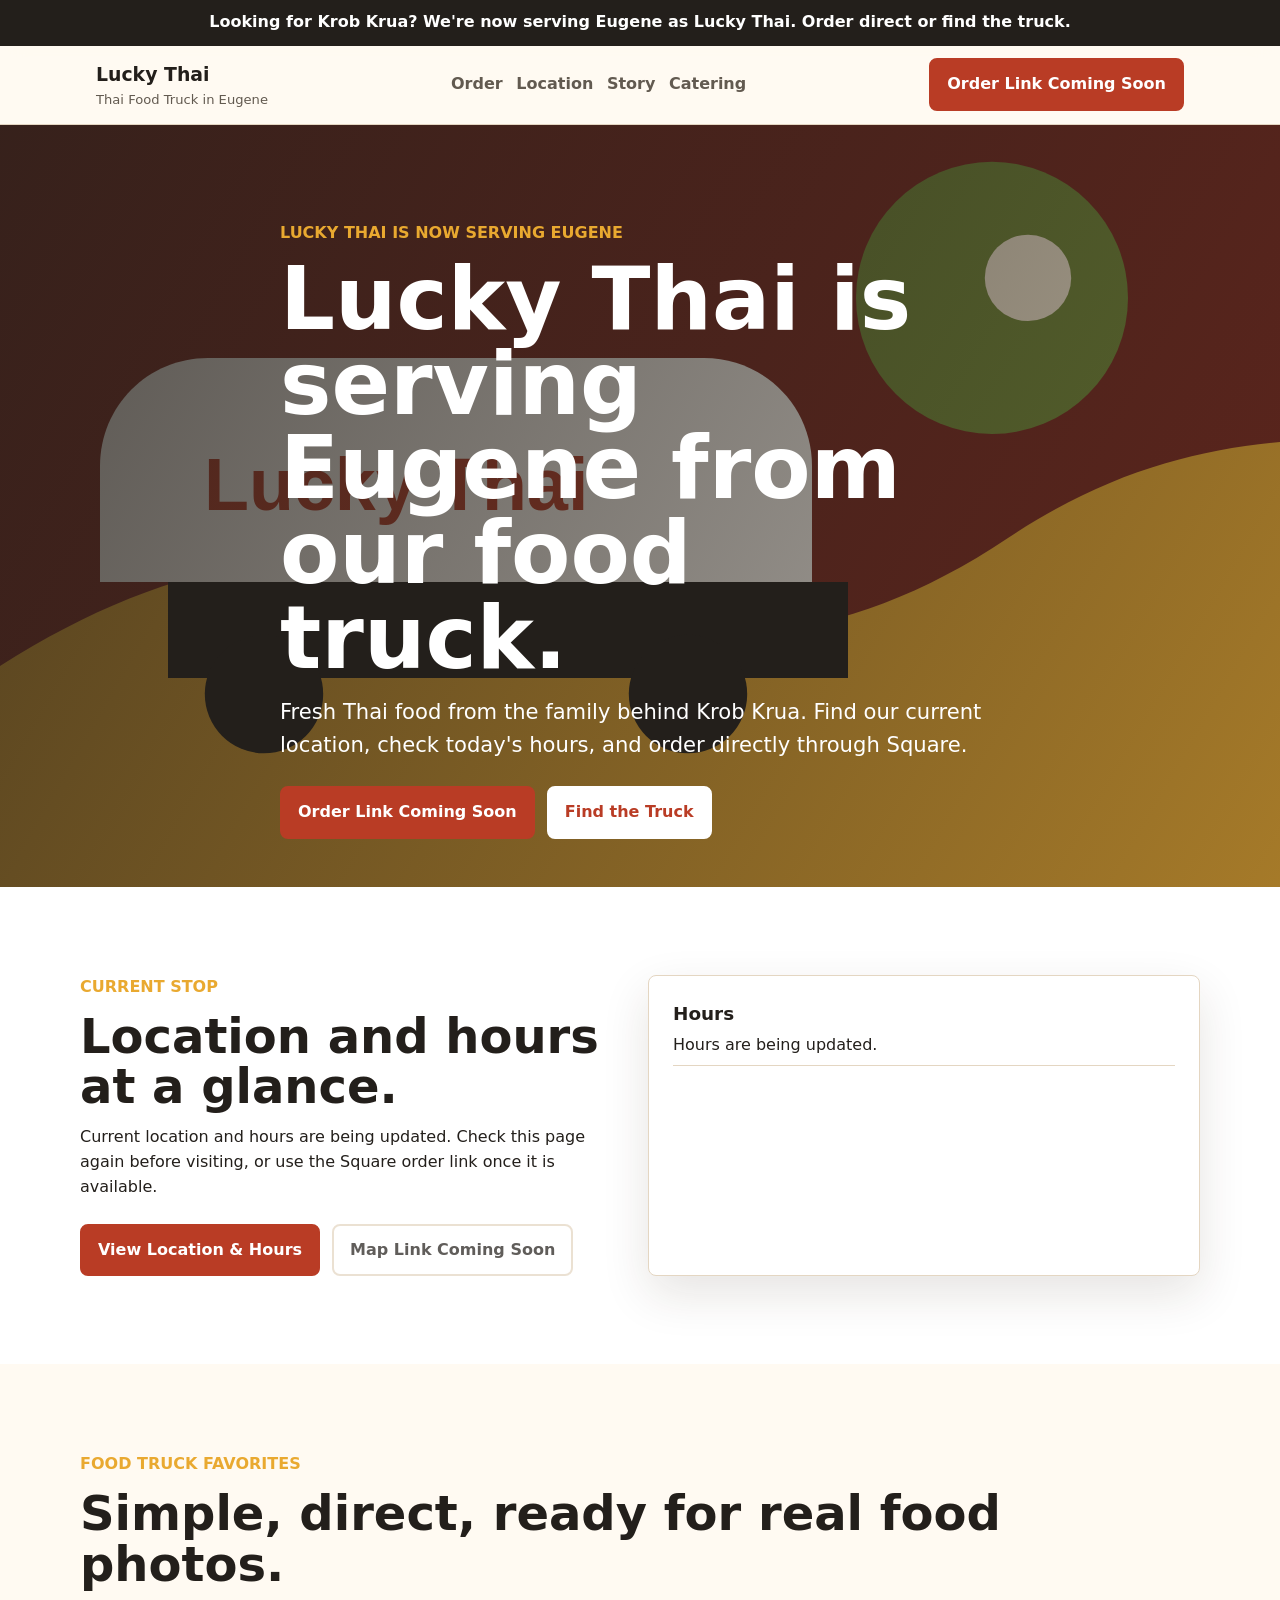
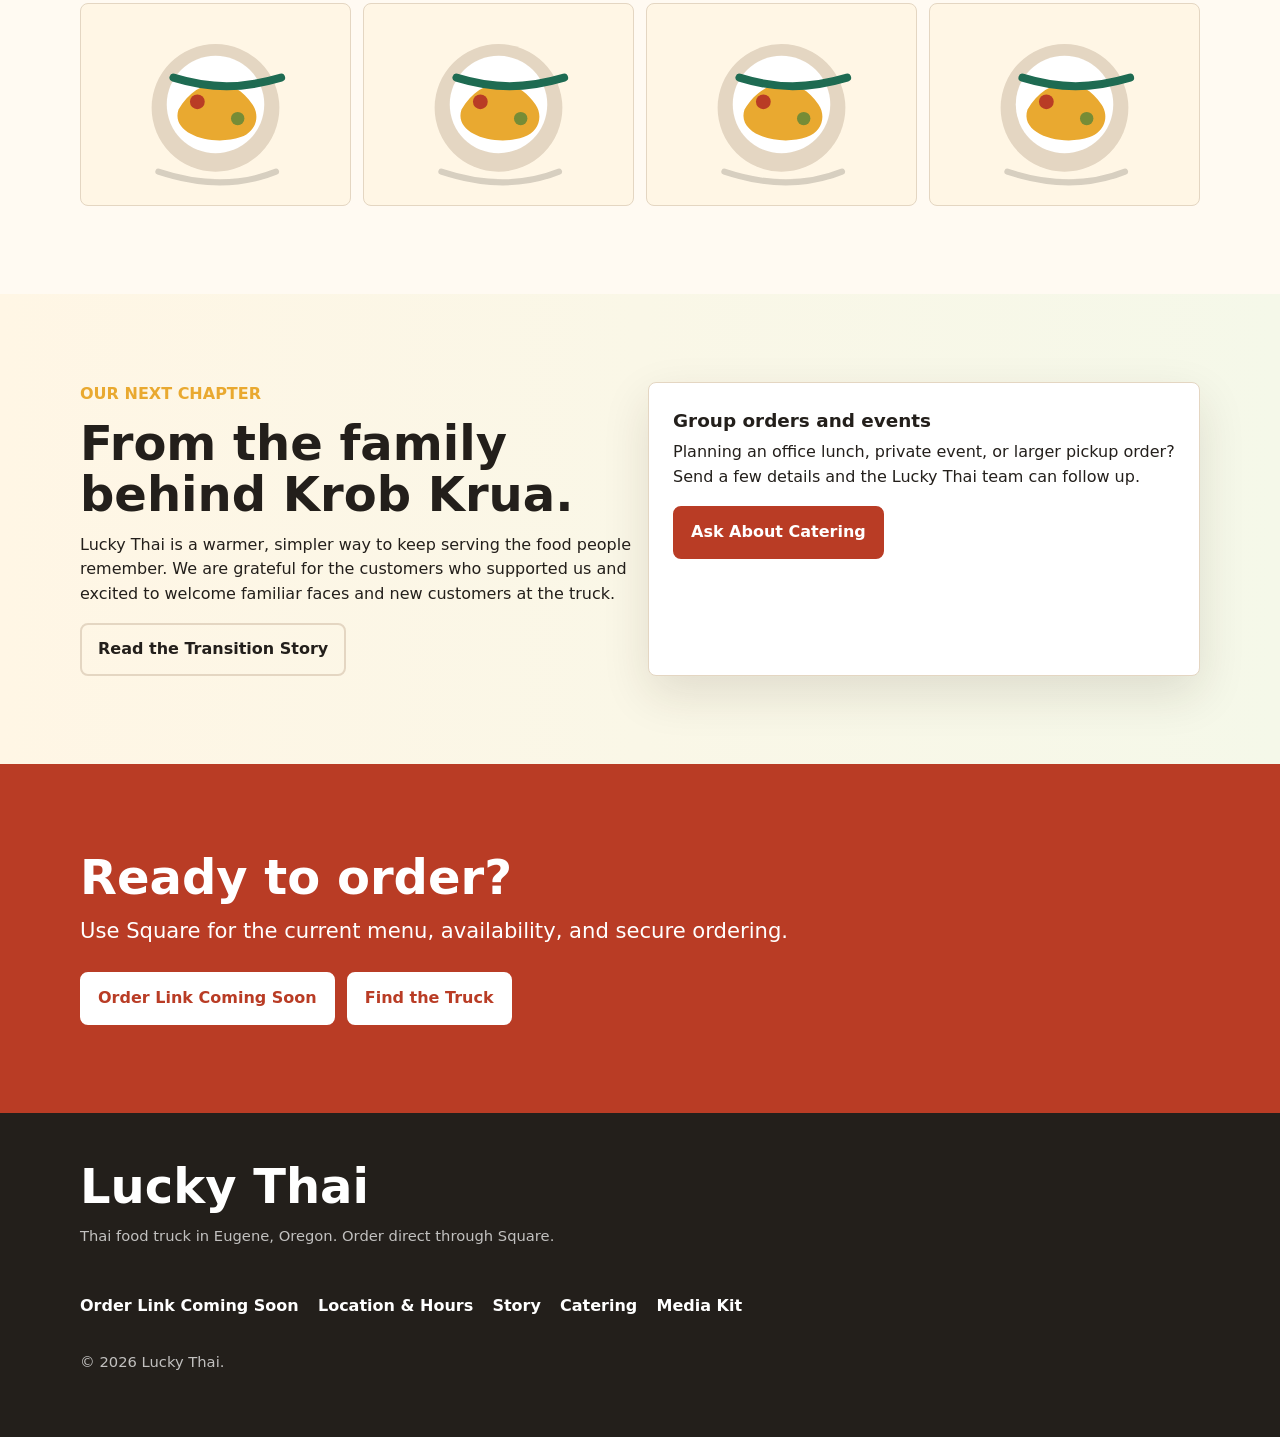
<file: index.html>
<!doctype html>
<html lang="en">
  <head>
    <meta charset="utf-8">
    <meta name="viewport" content="width=device-width, initial-scale=1">
    <title>Lucky Thai | Thai Food Truck in Eugene, Oregon</title>
    <meta name="description" content="Lucky Thai is a Thai food truck serving Eugene, Oregon from the family behind Krob Krua. Find the truck, check current updates, and order direct through Square.">
    <link rel="canonical" href="/">
    <meta property="og:title" content="Lucky Thai | Thai Food Truck in Eugene, Oregon">
    <meta property="og:description" content="Fresh Thai food from the family behind Krob Krua, now serving Eugene from the Lucky Thai food truck.">
    <meta property="og:image" content="/images/media-kit/lucky-thai-social-placeholder.svg">
    <link rel="stylesheet" href="/assets/styles.css">
    <script type="application/ld+json">
      {"@context":"https://schema.org","@type":"FoodEstablishment","name":"Lucky Thai","description":"Thai food truck in Eugene, Oregon from the family behind Krob Krua.","servesCuisine":"Thai","address":{"@type":"PostalAddress","addressLocality":"Eugene","addressRegion":"Oregon"},"areaServed":{"@type":"City","name":"Eugene"},"url":"/","image":"/images/media-kit/lucky-thai-social-placeholder.svg"}
    </script>
  </head>
  <body>
    <div class="announcement" data-announcement></div>
    <header class="site-header">
      <nav class="nav" aria-label="Main navigation">
        <a class="brand" href="/"><strong>Lucky Thai</strong><span>Thai Food Truck in Eugene</span></a>
        <div class="nav-links">
          <a href="/order/">Order</a>
          <a href="/location/">Location</a>
          <a href="/story/">Story</a>
          <a href="/catering/">Catering</a>
        </div>
        <a class="button" data-square-order href="/order/">Order Online</a>
      </nav>
    </header>

    <main>
      <section class="hero">
        <div class="hero-inner hero-copy">
          <p class="eyebrow">Lucky Thai is now serving Eugene</p>
          <h1>Lucky Thai is serving Eugene from our food truck.</h1>
          <p class="lead" data-krob-direct>Fresh Thai food from the family behind Krob Krua. Find our current location, check today's hours, and order directly through Square.</p>
          <p class="lead" data-krob-soft hidden>Fresh Thai food from the family behind a longtime Eugene Thai favorite. Find our current location, check today's hours, and order directly through Square.</p>
          <div class="hero-actions">
            <a class="button" data-square-order href="/order/">Order Online</a>
            <a class="button secondary light" href="/location/">Find the Truck</a>
          </div>
        </div>
      </section>

      <section class="section alt">
        <div class="section-inner grid two">
          <div>
            <p class="eyebrow">Current stop</p>
            <h2>Location and hours at a glance.</h2>
            <p data-location-text></p>
            <div class="actions">
              <a class="button" href="/location/">View Location & Hours</a>
              <a class="button secondary" data-map-link href="#">Open Map</a>
            </div>
          </div>
          <div class="card">
            <h3>Hours</h3>
            <ul class="hours-list" data-hours-list></ul>
          </div>
        </div>
      </section>

      <section class="section">
        <div class="section-inner">
          <p class="eyebrow">Food truck favorites</p>
          <h2>Simple, direct, ready for real food photos.</h2>
          <div class="photo-strip" aria-label="Lucky Thai food photo placeholders">
            <div class="photo-slot"></div>
            <div class="photo-slot"></div>
            <div class="photo-slot"></div>
            <div class="photo-slot"></div>
          </div>
        </div>
      </section>

      <section class="section story-band">
        <div class="section-inner grid two">
          <div>
            <p class="eyebrow">Our next chapter</p>
            <h2 data-krob-direct>From the family behind Krob Krua.</h2>
            <h2 data-krob-soft hidden>From a longtime Eugene Thai favorite.</h2>
            <p>Lucky Thai is a warmer, simpler way to keep serving the food people remember. We are grateful for the customers who supported us and excited to welcome familiar faces and new customers at the truck.</p>
            <a class="button secondary" href="/krob-krua/">Read the Transition Story</a>
          </div>
          <div class="card">
            <h3>Group orders and events</h3>
            <p>Planning an office lunch, private event, or larger pickup order? Send a few details and the Lucky Thai team can follow up.</p>
            <a class="button" href="/catering/">Ask About Catering</a>
          </div>
        </div>
      </section>

      <section class="section chile">
        <div class="section-inner">
          <h2>Ready to order?</h2>
          <p class="lead">Use Square for the current menu, availability, and secure ordering.</p>
          <div class="actions">
            <a class="button light" data-square-order href="/order/">Order Online</a>
            <a class="button secondary light" href="/location/">Find the Truck</a>
          </div>
        </div>
      </section>
    </main>

    <footer class="site-footer">
      <div class="footer-inner">
        <div>
          <h2>Lucky Thai</h2>
          <p class="fine-print">Thai food truck in Eugene, Oregon. Order direct through Square.</p>
        </div>
        <div class="footer-links">
          <a data-square-order href="/order/">Order Online</a>
          <a href="/location/">Location & Hours</a>
          <a href="/story/">Story</a>
          <a href="/catering/">Catering</a>
          <a href="/media-kit/">Media Kit</a>
          <a data-instagram-link href="#">Instagram</a>
          <a data-facebook-link href="#">Facebook</a>
          <a data-phone-link href="#"><span data-phone-text></span></a>
          <a data-email-link href="#"><span data-email-text></span></a>
        </div>
        <p class="fine-print">&copy; <span data-year></span> Lucky Thai.</p>
      </div>
    </footer>
    <script type="module" src="/assets/site.js"></script>
  </body>
</html>
</file>
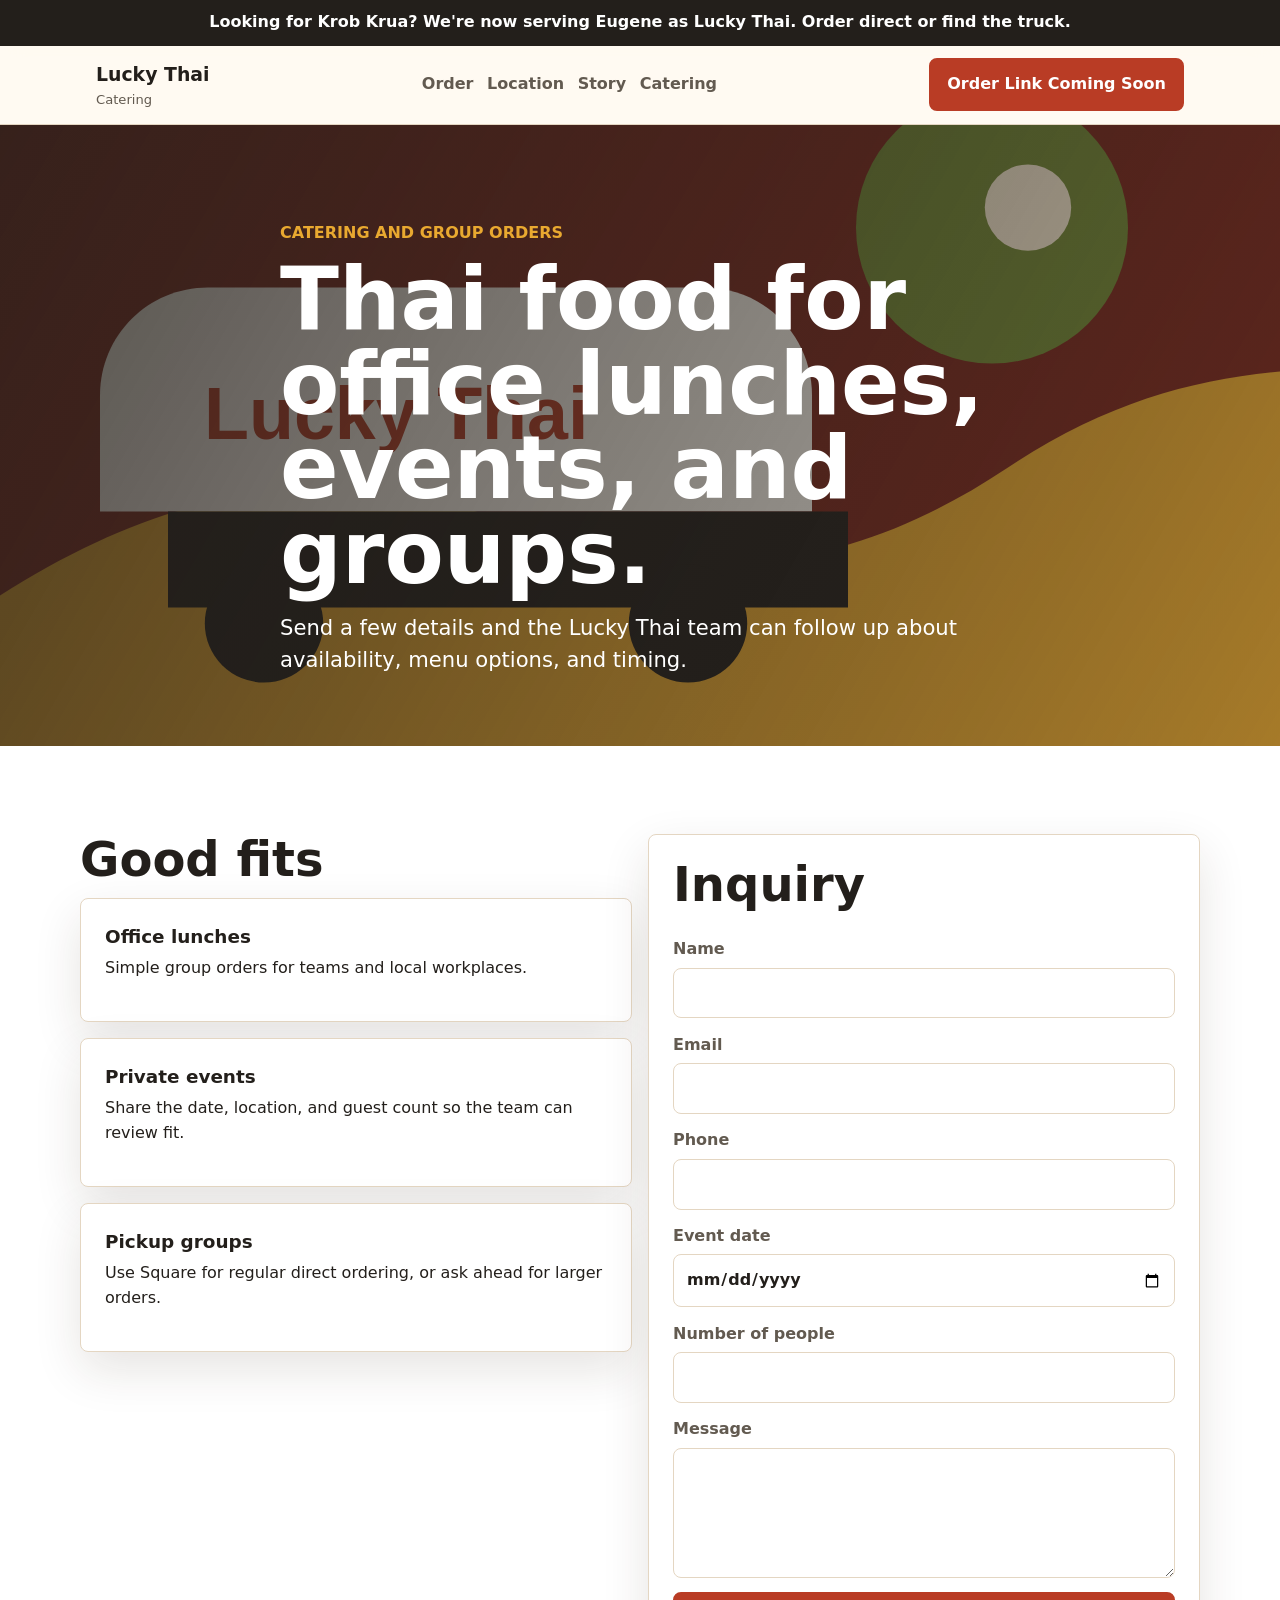
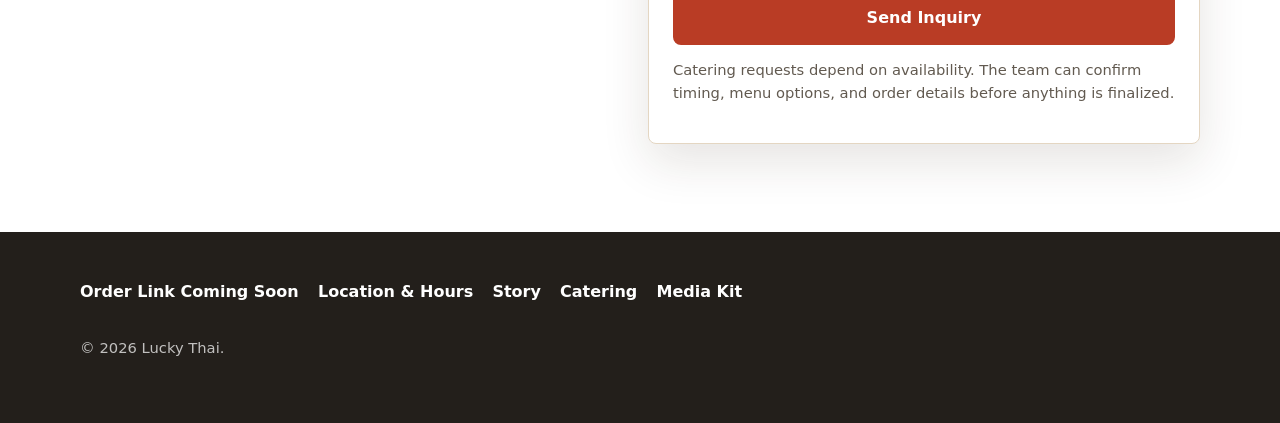
<file: catering/index.html>
<!doctype html>
<html lang="en">
  <head>
    <meta charset="utf-8">
    <meta name="viewport" content="width=device-width, initial-scale=1">
    <title>Lucky Thai Catering & Group Orders | Eugene, Oregon</title>
    <meta name="description" content="Ask Lucky Thai about catering, group orders, office lunches, and private events in Eugene, Oregon.">
    <link rel="canonical" href="/catering/">
    <meta property="og:title" content="Lucky Thai Catering & Group Orders | Eugene, Oregon">
    <meta property="og:description" content="Plan a Lucky Thai group order, office lunch, or private event in Eugene.">
    <meta property="og:image" content="/images/media-kit/lucky-thai-social-placeholder.svg">
    <link rel="stylesheet" href="/assets/styles.css">
    <script type="application/ld+json">
      {"@context":"https://schema.org","@type":"FoodEstablishment","name":"Lucky Thai","description":"Thai food truck in Eugene, Oregon with catering and group order inquiries.","servesCuisine":"Thai","address":{"@type":"PostalAddress","addressLocality":"Eugene","addressRegion":"Oregon"},"areaServed":{"@type":"City","name":"Eugene"},"url":"/catering/","image":"/images/media-kit/lucky-thai-social-placeholder.svg"}
    </script>
  </head>
  <body>
    <div class="announcement" data-announcement></div>
    <header class="site-header"><nav class="nav" aria-label="Main navigation"><a class="brand" href="/"><strong>Lucky Thai</strong><span>Catering</span></a><div class="nav-links"><a href="/order/">Order</a><a href="/location/">Location</a><a href="/story/">Story</a><a href="/catering/">Catering</a></div><a class="button" data-square-order href="/order/">Order Online</a></nav></header>
    <main>
      <section class="hero compact"><div class="hero-inner hero-copy"><p class="eyebrow">Catering and group orders</p><h1>Thai food for office lunches, events, and groups.</h1><p class="lead">Send a few details and the Lucky Thai team can follow up about availability, menu options, and timing.</p></div></section>
      <section class="section alt"><div class="section-inner grid two"><div><h2>Good fits</h2><div class="grid"><div class="card"><h3>Office lunches</h3><p>Simple group orders for teams and local workplaces.</p></div><div class="card"><h3>Private events</h3><p>Share the date, location, and guest count so the team can review fit.</p></div><div class="card"><h3>Pickup groups</h3><p>Use Square for regular direct ordering, or ask ahead for larger orders.</p></div></div></div><form class="card form-grid" name="catering" method="post" data-netlify="true"><input type="hidden" name="form-name" value="catering"><h2>Inquiry</h2><label>Name<input name="name" autocomplete="name" required></label><label>Email<input type="email" name="email" autocomplete="email" required></label><label>Phone<input name="phone" autocomplete="tel"></label><label>Event date<input type="date" name="event-date"></label><label>Number of people<input type="number" name="people" min="1"></label><label>Message<textarea name="message" required></textarea></label><button type="submit">Send Inquiry</button><p class="fine-print" style="color:#625a50">Catering requests depend on availability. The team can confirm timing, menu options, and order details before anything is finalized.</p></form></div></section>
    </main>
    <footer class="site-footer"><div class="footer-inner"><div class="footer-links"><a data-square-order href="/order/">Order Online</a><a href="/location/">Location & Hours</a><a href="/story/">Story</a><a href="/catering/">Catering</a><a href="/media-kit/">Media Kit</a><a data-instagram-link href="#">Instagram</a><a data-facebook-link href="#">Facebook</a><a data-phone-link href="#"><span data-phone-text></span></a><a data-email-link href="#"><span data-email-text></span></a></div><p class="fine-print">&copy; <span data-year></span> Lucky Thai.</p></div></footer>
    <script type="module" src="/assets/site.js"></script>
  </body>
</html>
</file>
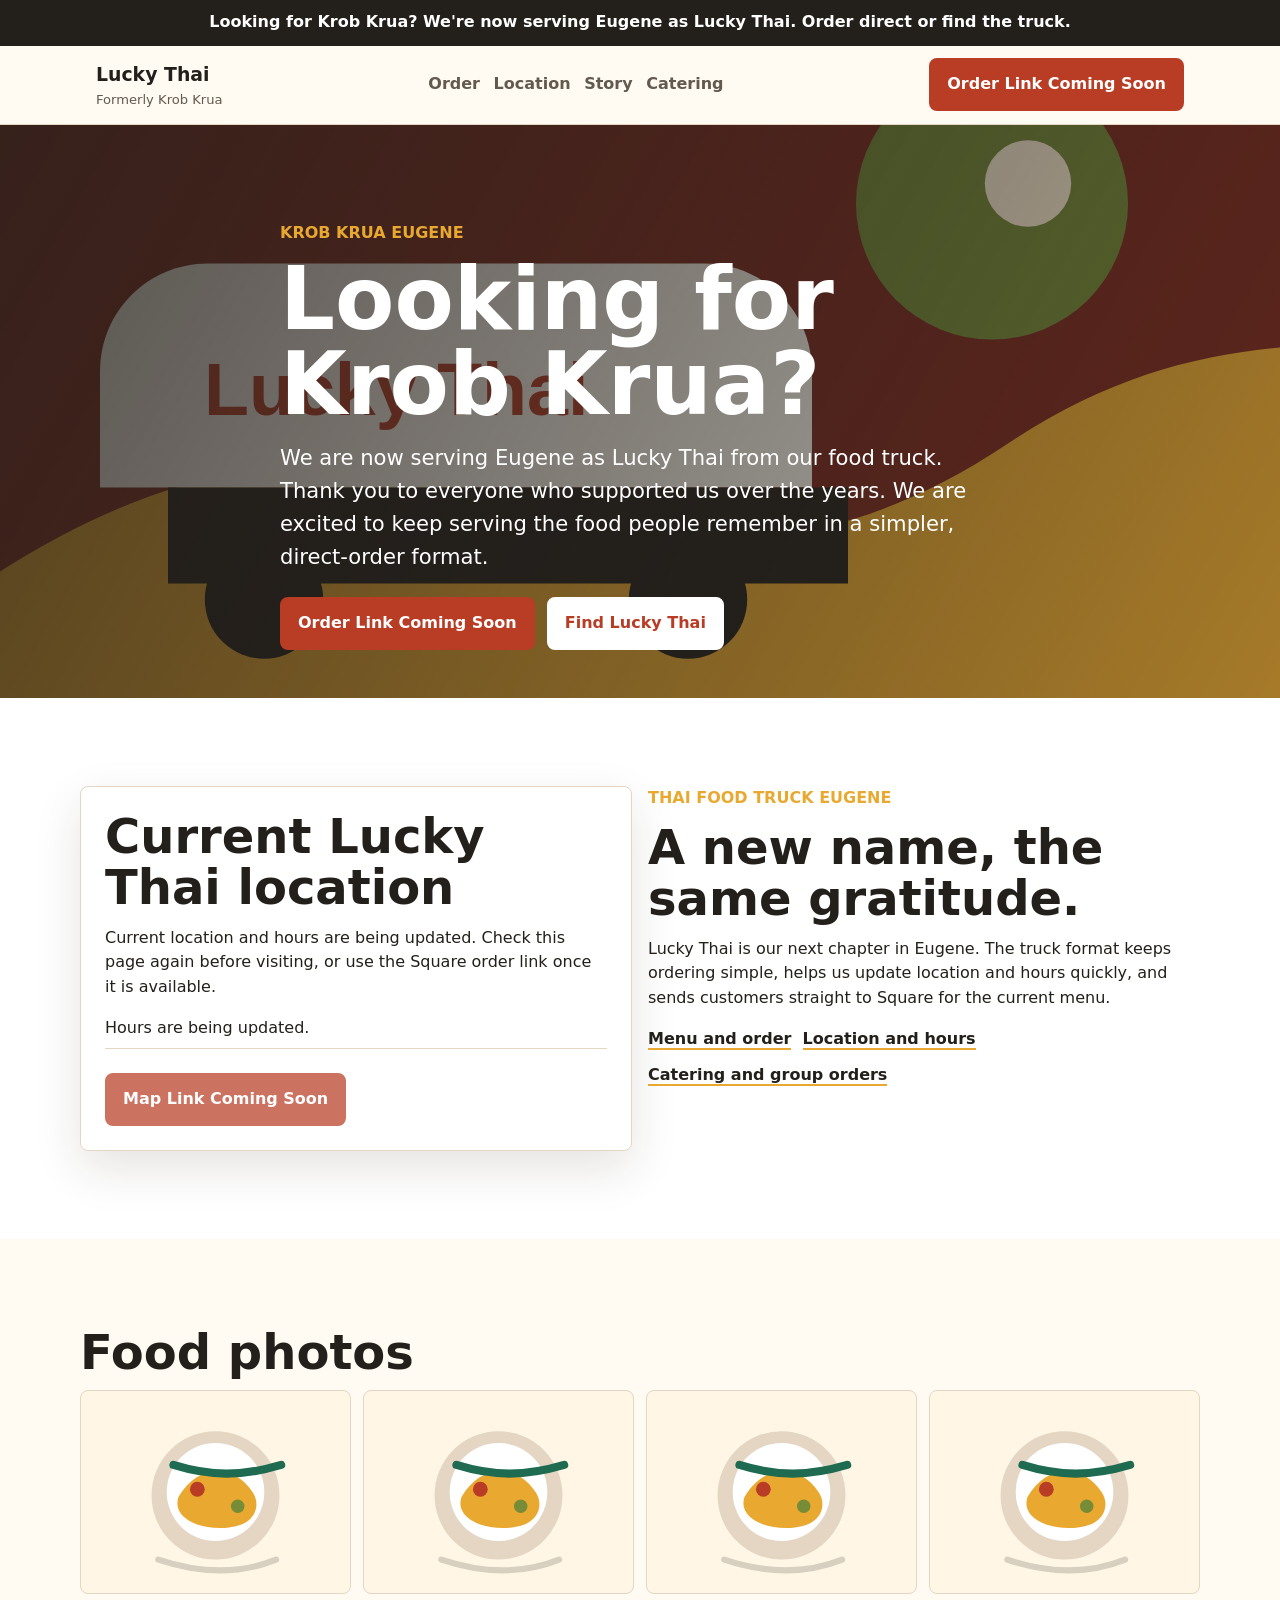
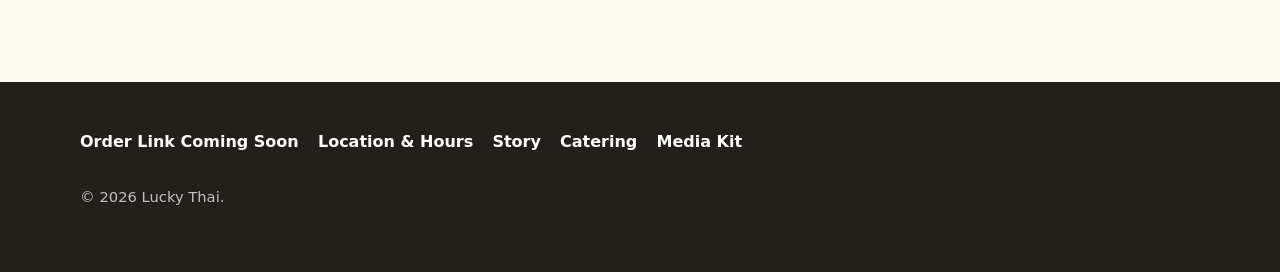
<file: krob-krua/index.html>
<!doctype html>
<html lang="en">
  <head>
    <meta charset="utf-8">
    <meta name="viewport" content="width=device-width, initial-scale=1">
    <title>Krob Krua is now Lucky Thai | Thai Food Truck in Eugene</title>
    <meta name="description" content="Looking for Krob Krua in Eugene? Lucky Thai is now serving Thai food from a food truck with direct ordering through Square.">
    <link rel="canonical" href="/krob-krua/">
    <meta property="og:title" content="Krob Krua is now Lucky Thai | Thai Food Truck in Eugene">
    <meta property="og:description" content="Find Lucky Thai, the Eugene Thai food truck connected to the Krob Krua family, and order direct through Square.">
    <meta property="og:image" content="/images/media-kit/lucky-thai-social-placeholder.svg">
    <link rel="stylesheet" href="/assets/styles.css">
    <script type="application/ld+json">
      {"@context":"https://schema.org","@type":"FoodEstablishment","name":"Lucky Thai","alternateName":"Krob Krua","description":"Lucky Thai is a Thai food truck in Eugene, Oregon connected to the former Krob Krua restaurant.","servesCuisine":"Thai","address":{"@type":"PostalAddress","addressLocality":"Eugene","addressRegion":"Oregon"},"areaServed":{"@type":"City","name":"Eugene"},"url":"/krob-krua/","image":"/images/media-kit/lucky-thai-social-placeholder.svg"}
    </script>
  </head>
  <body>
    <div class="announcement" data-announcement></div>
    <header class="site-header">
      <nav class="nav" aria-label="Main navigation">
        <a class="brand" href="/"><strong>Lucky Thai</strong><span>Formerly Krob Krua</span></a>
        <div class="nav-links"><a href="/order/">Order</a><a href="/location/">Location</a><a href="/story/">Story</a><a href="/catering/">Catering</a></div>
        <a class="button" data-square-order href="/order/">Order Online</a>
      </nav>
    </header>
    <main>
      <section class="hero compact">
        <div class="hero-inner hero-copy">
          <p class="eyebrow">Krob Krua Eugene</p>
          <h1>Looking for Krob Krua?</h1>
          <p class="lead" data-krob-direct>We are now serving Eugene as Lucky Thai from our food truck. Thank you to everyone who supported us over the years. We are excited to keep serving the food people remember in a simpler, direct-order format.</p>
          <p class="lead" data-krob-soft hidden>Lucky Thai is from the family behind a longtime Eugene Thai favorite. We are grateful for the support and excited to serve familiar faces and new customers from the truck.</p>
          <div class="hero-actions"><a class="button" data-square-order href="/order/">Order Online</a><a class="button secondary light" href="/location/">Find Lucky Thai</a></div>
        </div>
      </section>
      <section class="section alt">
        <div class="section-inner grid two">
          <div class="card">
            <h2>Current Lucky Thai location</h2>
            <p data-location-text></p>
            <ul class="hours-list" data-hours-list></ul>
            <div class="actions"><a class="button" data-map-link href="#">Open Map</a></div>
          </div>
          <div>
            <p class="eyebrow">Thai food truck Eugene</p>
            <h2>A new name, the same gratitude.</h2>
            <p>Lucky Thai is our next chapter in Eugene. The truck format keeps ordering simple, helps us update location and hours quickly, and sends customers straight to Square for the current menu.</p>
            <ul class="link-list">
              <li><a href="/order/">Menu and order</a></li>
              <li><a href="/location/">Location and hours</a></li>
              <li><a href="/catering/">Catering and group orders</a></li>
            </ul>
          </div>
        </div>
      </section>
      <section class="section">
        <div class="section-inner">
          <h2>Food photos</h2>
          <div class="photo-strip"><div class="photo-slot"></div><div class="photo-slot"></div><div class="photo-slot"></div><div class="photo-slot"></div></div>
        </div>
      </section>
    </main>
    <footer class="site-footer">
      <div class="footer-inner">
        <div class="footer-links"><a data-square-order href="/order/">Order Online</a><a href="/location/">Location & Hours</a><a href="/story/">Story</a><a href="/catering/">Catering</a><a href="/media-kit/">Media Kit</a><a data-instagram-link href="#">Instagram</a><a data-facebook-link href="#">Facebook</a><a data-phone-link href="#"><span data-phone-text></span></a><a data-email-link href="#"><span data-email-text></span></a></div>
        <p class="fine-print">&copy; <span data-year></span> Lucky Thai.</p>
      </div>
    </footer>
    <script type="module" src="/assets/site.js"></script>
  </body>
</html>
</file>
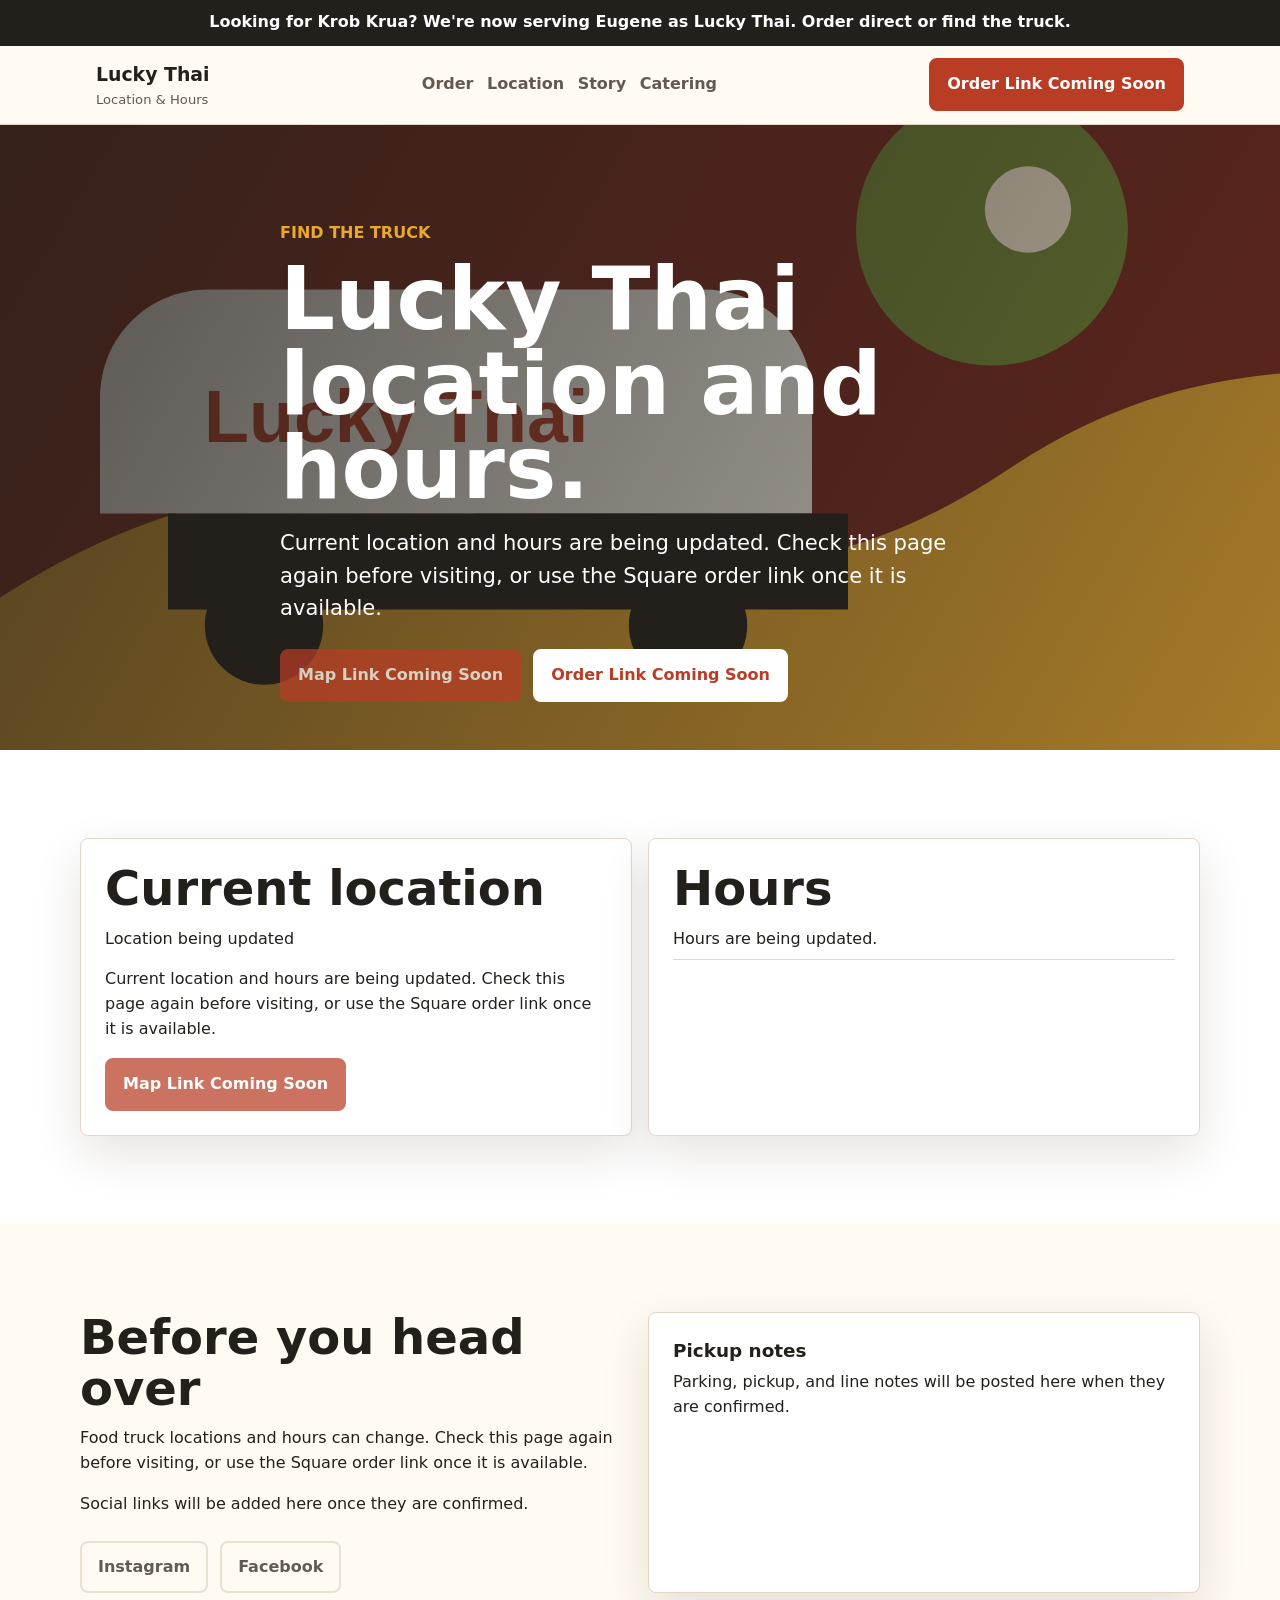
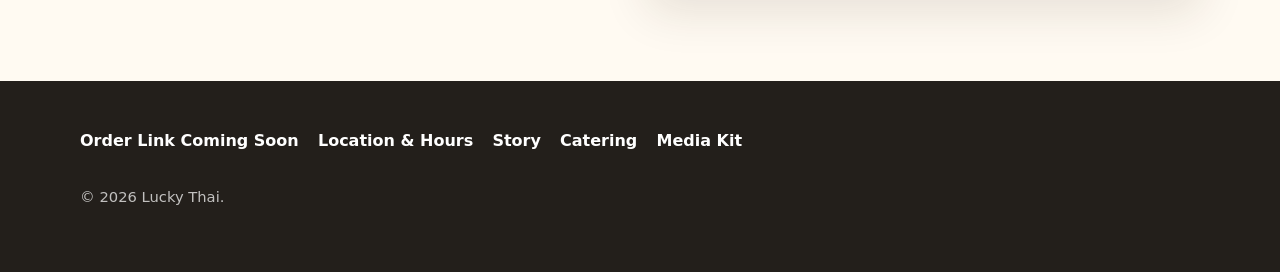
<file: location/index.html>
<!doctype html>
<html lang="en">
  <head>
    <meta charset="utf-8">
    <meta name="viewport" content="width=device-width, initial-scale=1">
    <title>Lucky Thai Location & Hours | Eugene Thai Food Truck</title>
    <meta name="description" content="Find Lucky Thai's current food truck location, hours, map link, social updates, and direct order path in Eugene, Oregon.">
    <link rel="canonical" href="/location/">
    <meta property="og:title" content="Lucky Thai Location & Hours | Eugene Thai Food Truck">
    <meta property="og:description" content="Check where the Lucky Thai food truck is serving in Eugene and order direct through Square.">
    <meta property="og:image" content="/images/media-kit/lucky-thai-social-placeholder.svg">
    <link rel="stylesheet" href="/assets/styles.css">
    <script type="application/ld+json">
      {"@context":"https://schema.org","@type":"FoodEstablishment","name":"Lucky Thai","description":"Thai food truck in Eugene, Oregon. Location and hours are updated when confirmed.","servesCuisine":"Thai","address":{"@type":"PostalAddress","addressLocality":"Eugene","addressRegion":"Oregon"},"areaServed":{"@type":"City","name":"Eugene"},"url":"/location/","image":"/images/media-kit/lucky-thai-social-placeholder.svg"}
    </script>
  </head>
  <body>
    <div class="announcement" data-announcement></div>
    <header class="site-header"><nav class="nav" aria-label="Main navigation"><a class="brand" href="/"><strong>Lucky Thai</strong><span>Location & Hours</span></a><div class="nav-links"><a href="/order/">Order</a><a href="/location/">Location</a><a href="/story/">Story</a><a href="/catering/">Catering</a></div><a class="button" data-square-order href="/order/">Order Online</a></nav></header>
    <main>
      <section class="hero compact"><div class="hero-inner hero-copy"><p class="eyebrow">Find the truck</p><h1>Lucky Thai location and hours.</h1><p class="lead" data-location-text></p><div class="hero-actions"><a class="button" data-map-link href="#">Open Map</a><a class="button secondary light" data-square-order href="/order/">Order Online</a></div></div></section>
      <section class="section alt"><div class="section-inner grid two"><div class="card"><h2>Current location</h2><p data-address-text></p><p data-location-text></p><a class="button" data-map-link href="#">Open Map</a></div><div class="card"><h2>Hours</h2><ul class="hours-list" data-hours-list></ul></div></div></section>
      <section class="section"><div class="section-inner grid two"><div><h2>Before you head over</h2><p>Food truck locations and hours can change. Check this page again before visiting, or use the Square order link once it is available.</p><p data-social-note>Social links will be added here once they are confirmed.</p><div class="actions"><a class="button secondary" data-instagram-link href="#">Instagram</a><a class="button secondary" data-facebook-link href="#">Facebook</a></div></div><div class="card"><h3>Pickup notes</h3><p>Parking, pickup, and line notes will be posted here when they are confirmed.</p></div></div></section>
    </main>
    <footer class="site-footer"><div class="footer-inner"><div class="footer-links"><a data-square-order href="/order/">Order Online</a><a href="/location/">Location & Hours</a><a href="/story/">Story</a><a href="/catering/">Catering</a><a href="/media-kit/">Media Kit</a><a data-instagram-link href="#">Instagram</a><a data-facebook-link href="#">Facebook</a><a data-phone-link href="#"><span data-phone-text></span></a><a data-email-link href="#"><span data-email-text></span></a></div><p class="fine-print">&copy; <span data-year></span> Lucky Thai.</p></div></footer>
    <script type="module" src="/assets/site.js"></script>
  </body>
</html>
</file>
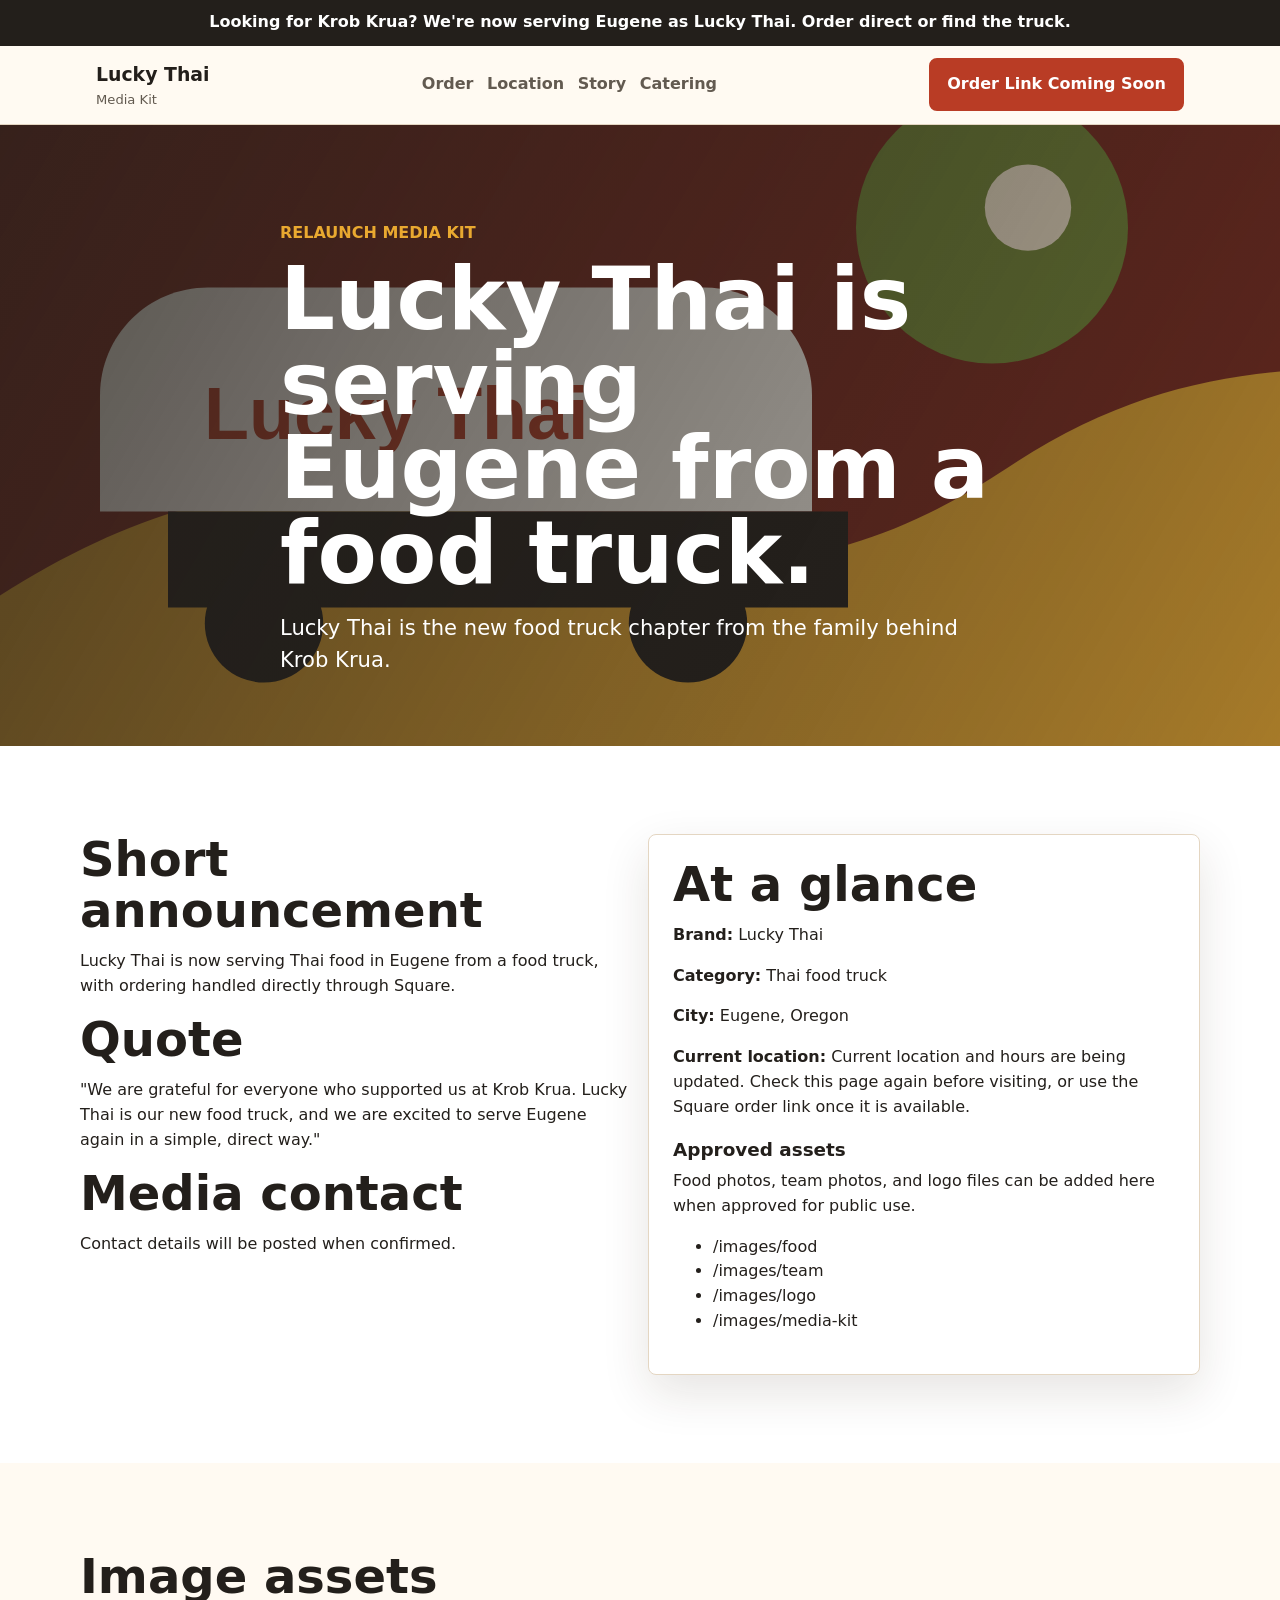
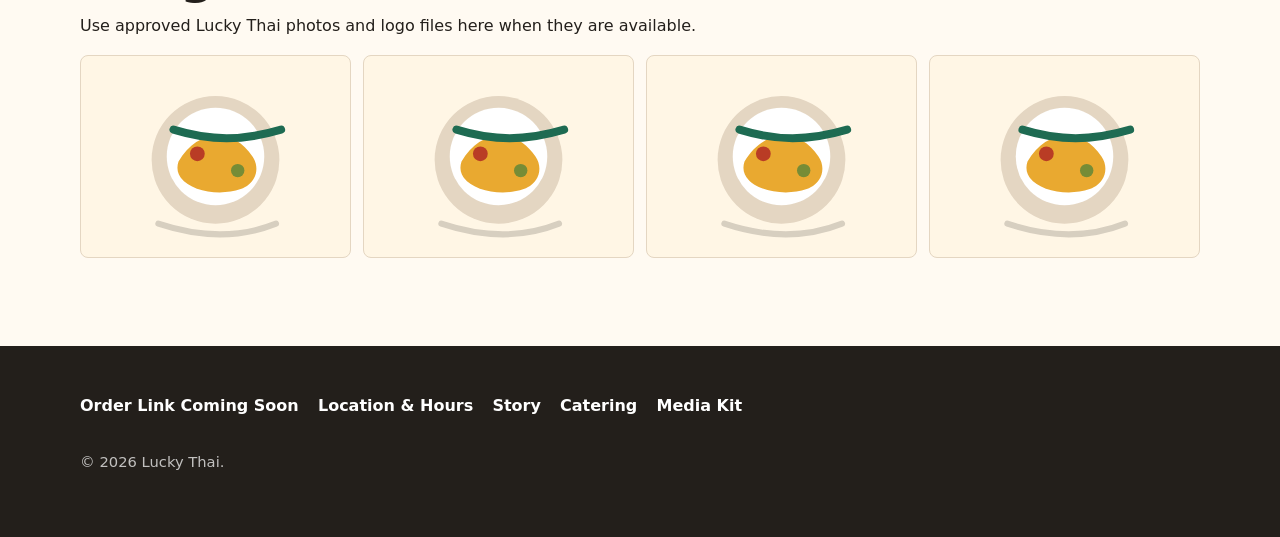
<file: media-kit/index.html>
<!doctype html>
<html lang="en">
  <head>
    <meta charset="utf-8">
    <meta name="viewport" content="width=device-width, initial-scale=1">
    <title>Lucky Thai Relaunch Media Kit | Eugene Thai Food Truck</title>
    <meta name="description" content="Media kit for Lucky Thai, a Eugene Thai food truck connected to the Krob Krua family. Includes relaunch summary, quote, location status, and contact details.">
    <link rel="canonical" href="/media-kit/">
    <meta property="og:title" content="Lucky Thai Relaunch Media Kit | Eugene Thai Food Truck">
    <meta property="og:description" content="Relaunch summary and contact details for Lucky Thai in Eugene, Oregon.">
    <meta property="og:image" content="/images/media-kit/lucky-thai-social-placeholder.svg">
    <link rel="stylesheet" href="/assets/styles.css">
    <script type="application/ld+json">
      {"@context":"https://schema.org","@type":"FoodEstablishment","name":"Lucky Thai","alternateName":"Krob Krua","description":"Thai food truck in Eugene, Oregon connected to the Krob Krua family.","servesCuisine":"Thai","address":{"@type":"PostalAddress","addressLocality":"Eugene","addressRegion":"Oregon"},"areaServed":{"@type":"City","name":"Eugene"},"url":"/media-kit/","image":"/images/media-kit/lucky-thai-social-placeholder.svg"}
    </script>
  </head>
  <body>
    <div class="announcement" data-announcement></div>
    <header class="site-header"><nav class="nav" aria-label="Main navigation"><a class="brand" href="/"><strong>Lucky Thai</strong><span>Media Kit</span></a><div class="nav-links"><a href="/order/">Order</a><a href="/location/">Location</a><a href="/story/">Story</a><a href="/catering/">Catering</a></div><a class="button" data-square-order href="/order/">Order Online</a></nav></header>
    <main>
      <section class="hero compact"><div class="hero-inner hero-copy"><p class="eyebrow">Relaunch media kit</p><h1>Lucky Thai is serving Eugene from a food truck.</h1><p class="lead" data-krob-direct>Lucky Thai is the new food truck chapter from the family behind Krob Krua.</p><p class="lead" data-krob-soft hidden>Lucky Thai is a new food truck chapter from a longtime Eugene Thai food family.</p></div></section>
      <section class="section alt"><div class="section-inner grid two"><div><h2>Short announcement</h2><p>Lucky Thai is now serving Thai food in Eugene from a food truck, with ordering handled directly through Square.</p><h2>Quote</h2><p>"We are grateful for everyone who supported us at Krob Krua. Lucky Thai is our new food truck, and we are excited to serve Eugene again in a simple, direct way."</p><h2>Media contact</h2><p><span data-contact-note>Contact details will be posted when confirmed.</span><a data-email-link href="#"><span data-email-text></span></a><br><a data-phone-link href="#"><span data-phone-text></span></a></p></div><div class="card"><h2>At a glance</h2><p><strong>Brand:</strong> Lucky Thai</p><p><strong>Category:</strong> Thai food truck</p><p><strong>City:</strong> Eugene, Oregon</p><p><strong>Current location:</strong> <span data-location-text></span></p><h3>Approved assets</h3><p>Food photos, team photos, and logo files can be added here when approved for public use.</p><ul><li>/images/food</li><li>/images/team</li><li>/images/logo</li><li>/images/media-kit</li></ul></div></div></section>
      <section class="section"><div class="section-inner"><h2>Image assets</h2><p>Use approved Lucky Thai photos and logo files here when they are available.</p><div class="photo-strip"><div class="photo-slot"></div><div class="photo-slot"></div><div class="photo-slot"></div><div class="photo-slot"></div></div></div></section>
    </main>
    <footer class="site-footer"><div class="footer-inner"><div class="footer-links"><a data-square-order href="/order/">Order Online</a><a href="/location/">Location & Hours</a><a href="/story/">Story</a><a href="/catering/">Catering</a><a href="/media-kit/">Media Kit</a><a data-instagram-link href="#">Instagram</a><a data-facebook-link href="#">Facebook</a><a data-phone-link href="#"><span data-phone-text></span></a><a data-email-link href="#"><span data-email-text></span></a></div><p class="fine-print">&copy; <span data-year></span> Lucky Thai.</p></div></footer>
    <script type="module" src="/assets/site.js"></script>
  </body>
</html>
</file>
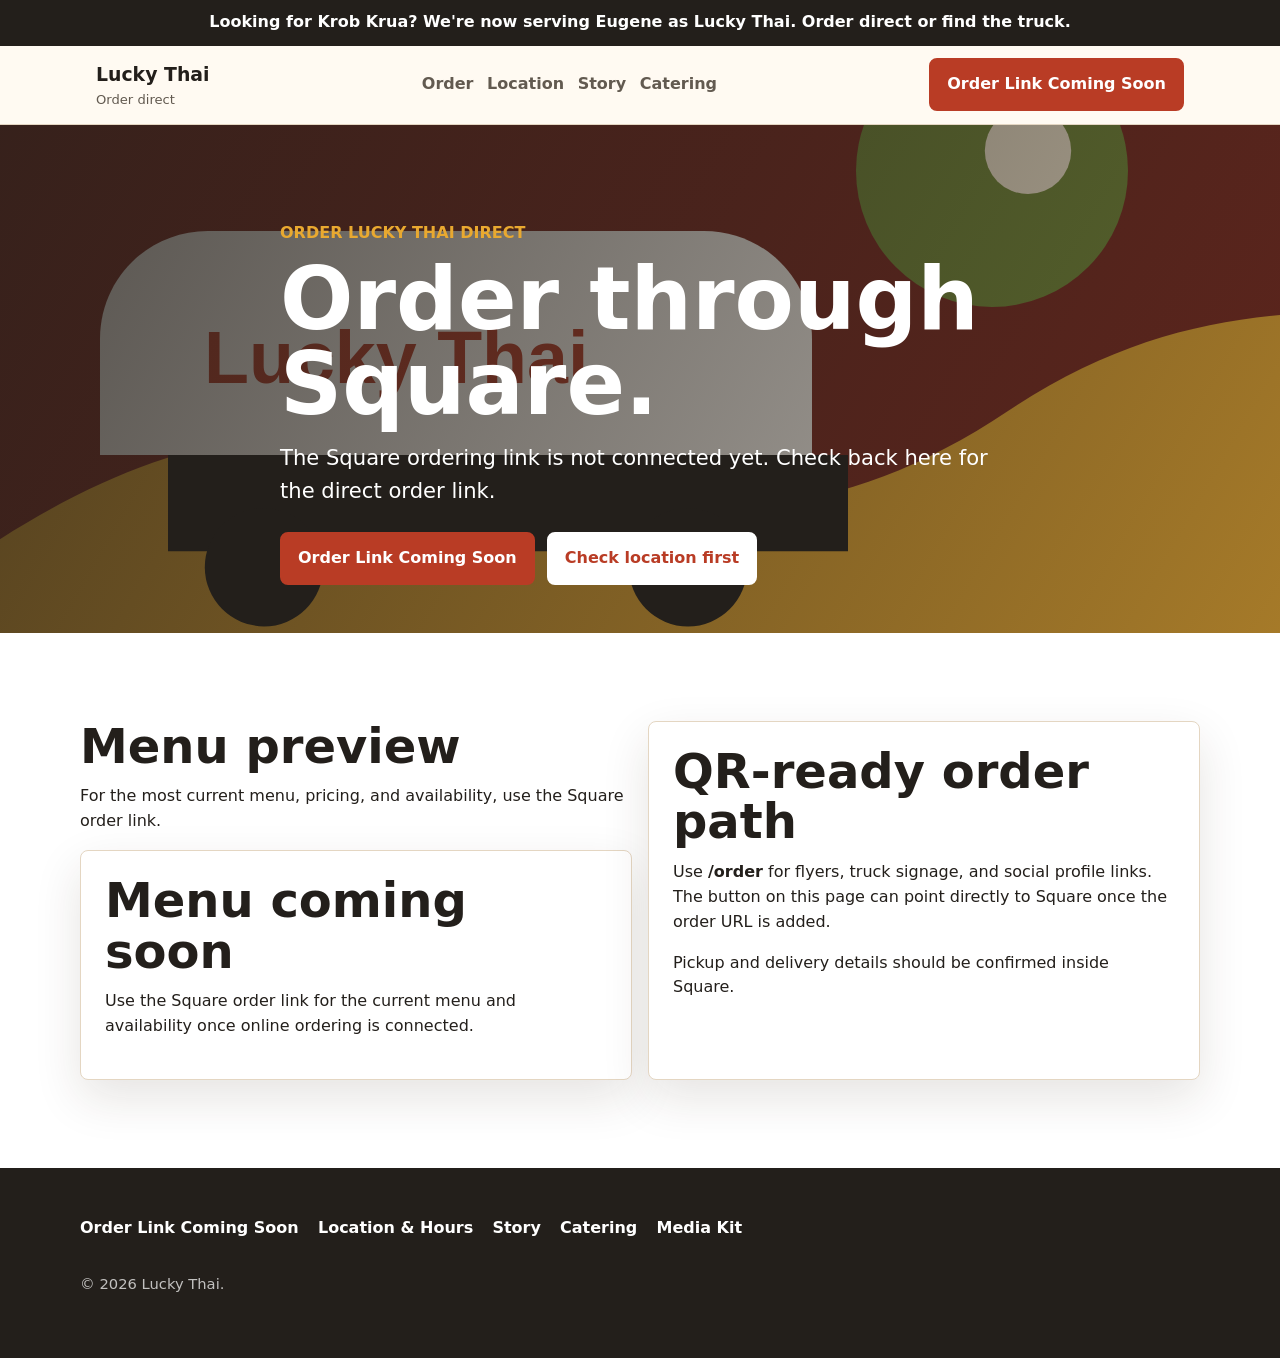
<file: order/index.html>
<!doctype html>
<html lang="en">
  <head>
    <meta charset="utf-8">
    <meta name="viewport" content="width=device-width, initial-scale=1">
    <title>Order Lucky Thai Online | Direct Thai Food Ordering in Eugene</title>
    <meta name="description" content="Order Lucky Thai online through Square for current Thai food truck menu availability in Eugene, Oregon.">
    <link rel="canonical" href="/order/">
    <meta property="og:title" content="Order Lucky Thai Online | Direct Thai Food Ordering in Eugene">
    <meta property="og:description" content="Use the Square order link for Lucky Thai's current menu and availability.">
    <meta property="og:image" content="/images/media-kit/lucky-thai-social-placeholder.svg">
    <link rel="stylesheet" href="/assets/styles.css">
    <script type="application/ld+json">
      {"@context":"https://schema.org","@type":"FoodEstablishment","name":"Lucky Thai","description":"Thai food truck in Eugene, Oregon with online ordering handled through Square.","servesCuisine":"Thai","address":{"@type":"PostalAddress","addressLocality":"Eugene","addressRegion":"Oregon"},"areaServed":{"@type":"City","name":"Eugene"},"url":"/order/","image":"/images/media-kit/lucky-thai-social-placeholder.svg"}
    </script>
  </head>
  <body>
    <div class="announcement" data-announcement></div>
    <header class="site-header"><nav class="nav" aria-label="Main navigation"><a class="brand" href="/"><strong>Lucky Thai</strong><span>Order direct</span></a><div class="nav-links"><a href="/order/">Order</a><a href="/location/">Location</a><a href="/story/">Story</a><a href="/catering/">Catering</a></div><a class="button" data-square-order href="/order/">Order Online</a></nav></header>
    <main>
      <section class="hero compact">
        <div class="hero-inner hero-copy">
          <p class="eyebrow">Order Lucky Thai direct</p>
          <h1>Order through Square.</h1>
          <p class="lead" data-order-status>Online ordering and payment are handled securely through Square.</p>
          <div class="hero-actions"><a class="button" data-square-order href="/order/">Order Online</a><a class="button secondary light" href="/location/">Check location first</a></div>
        </div>
      </section>
      <section class="section alt">
        <div class="section-inner grid two">
          <div>
            <h2>Menu preview</h2>
            <p>For the most current menu, pricing, and availability, use the Square order link.</p>
            <div class="menu-preview" data-menu-preview></div>
          </div>
          <aside class="card">
            <h2>QR-ready order path</h2>
            <p>Use <strong>/order</strong> for flyers, truck signage, and social profile links. The button on this page can point directly to Square once the order URL is added.</p>
            <p>Pickup and delivery details should be confirmed inside Square.</p>
          </aside>
        </div>
      </section>
    </main>
    <footer class="site-footer"><div class="footer-inner"><div class="footer-links"><a data-square-order href="/order/">Order Online</a><a href="/location/">Location & Hours</a><a href="/story/">Story</a><a href="/catering/">Catering</a><a href="/media-kit/">Media Kit</a><a data-instagram-link href="#">Instagram</a><a data-facebook-link href="#">Facebook</a><a data-phone-link href="#"><span data-phone-text></span></a><a data-email-link href="#"><span data-email-text></span></a></div><p class="fine-print">&copy; <span data-year></span> Lucky Thai.</p></div></footer>
    <script type="module" src="/assets/site.js"></script>
  </body>
</html>
</file>
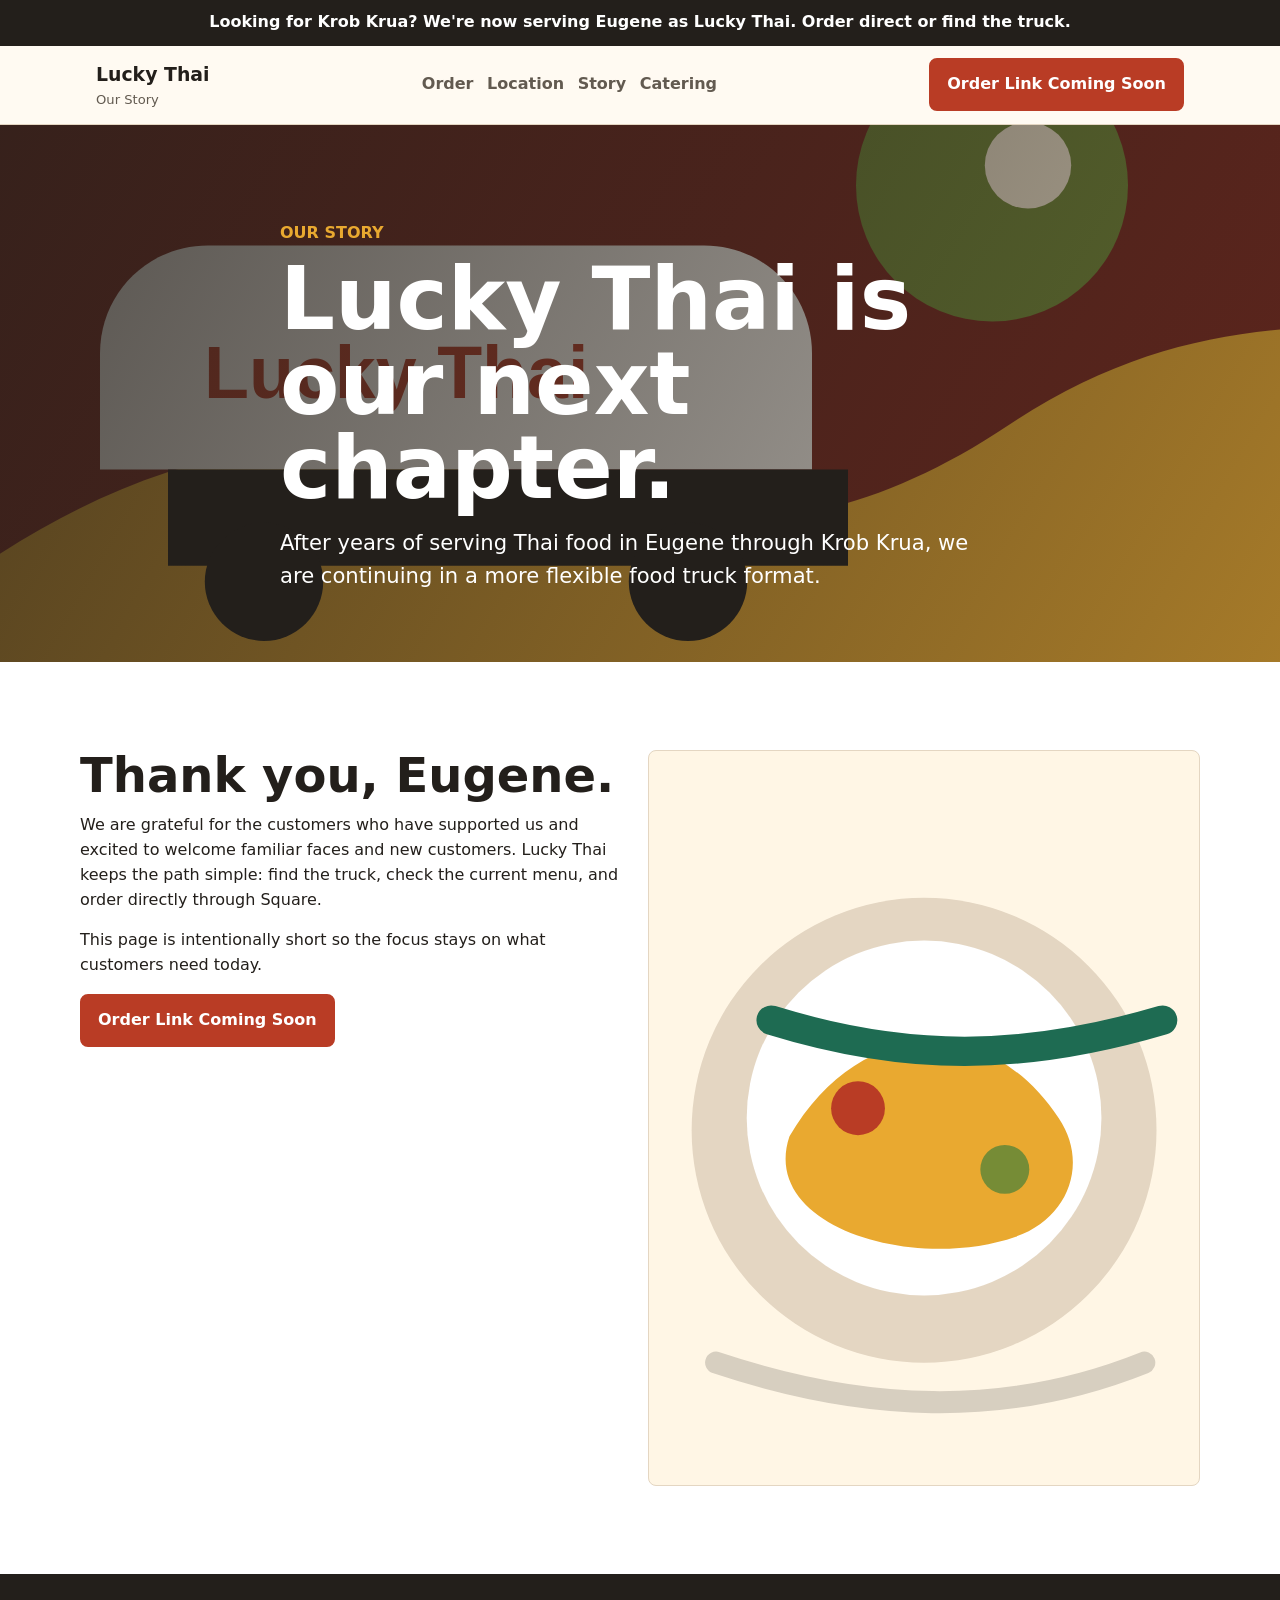
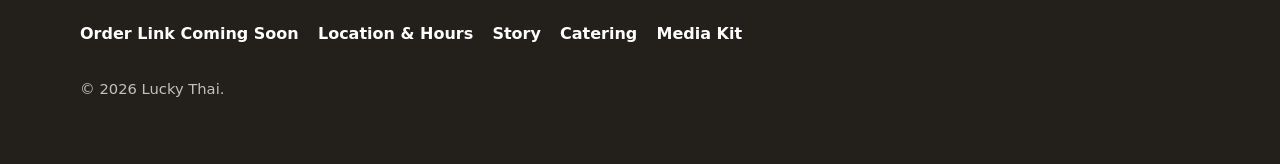
<file: story/index.html>
<!doctype html>
<html lang="en">
  <head>
    <meta charset="utf-8">
    <meta name="viewport" content="width=device-width, initial-scale=1">
    <title>Our Story | Lucky Thai and the Krob Krua Family</title>
    <meta name="description" content="Read the Lucky Thai story: a Eugene Thai food truck continuing the next chapter for the family behind Krob Krua.">
    <link rel="canonical" href="/story/">
    <meta property="og:title" content="Our Story | Lucky Thai and the Krob Krua Family">
    <meta property="og:description" content="Lucky Thai is a new food truck chapter for a Eugene Thai food family.">
    <meta property="og:image" content="/images/media-kit/lucky-thai-social-placeholder.svg">
    <link rel="stylesheet" href="/assets/styles.css">
    <script type="application/ld+json">
      {"@context":"https://schema.org","@type":"FoodEstablishment","name":"Lucky Thai","alternateName":"Krob Krua","description":"Thai food truck in Eugene, Oregon from the family behind Krob Krua.","servesCuisine":"Thai","address":{"@type":"PostalAddress","addressLocality":"Eugene","addressRegion":"Oregon"},"areaServed":{"@type":"City","name":"Eugene"},"url":"/story/","image":"/images/media-kit/lucky-thai-social-placeholder.svg"}
    </script>
  </head>
  <body>
    <div class="announcement" data-announcement></div>
    <header class="site-header"><nav class="nav" aria-label="Main navigation"><a class="brand" href="/"><strong>Lucky Thai</strong><span>Our Story</span></a><div class="nav-links"><a href="/order/">Order</a><a href="/location/">Location</a><a href="/story/">Story</a><a href="/catering/">Catering</a></div><a class="button" data-square-order href="/order/">Order Online</a></nav></header>
    <main>
      <section class="hero compact"><div class="hero-inner hero-copy"><p class="eyebrow">Our story</p><h1>Lucky Thai is our next chapter.</h1><p class="lead" data-krob-direct>After years of serving Thai food in Eugene through Krob Krua, we are continuing in a more flexible food truck format.</p><p class="lead" data-krob-soft hidden>After years of serving Thai food in Eugene, our family is continuing in a more flexible food truck format.</p></div></section>
      <section class="section alt"><div class="section-inner grid two"><div><h2>Thank you, Eugene.</h2><p>We are grateful for the customers who have supported us and excited to welcome familiar faces and new customers. Lucky Thai keeps the path simple: find the truck, check the current menu, and order directly through Square.</p><p>This page is intentionally short so the focus stays on what customers need today.</p><a class="button" data-square-order href="/order/">Order Online</a></div><div class="photo-slot tall" role="img" aria-label="Owner or team photo placeholder"></div></div></section>
    </main>
    <footer class="site-footer"><div class="footer-inner"><div class="footer-links"><a data-square-order href="/order/">Order Online</a><a href="/location/">Location & Hours</a><a href="/story/">Story</a><a href="/catering/">Catering</a><a href="/media-kit/">Media Kit</a><a data-instagram-link href="#">Instagram</a><a data-facebook-link href="#">Facebook</a><a data-phone-link href="#"><span data-phone-text></span></a><a data-email-link href="#"><span data-email-text></span></a></div><p class="fine-print">&copy; <span data-year></span> Lucky Thai.</p></div></footer>
    <script type="module" src="/assets/site.js"></script>
  </body>
</html>
</file>
<file: assets/styles.css>
:root {
  color-scheme: light;
  --ink: #231f1b;
  --muted: #625a50;
  --paper: #fffaf2;
  --surface: #ffffff;
  --line: #e4d6c2;
  --lemongrass: #768c36;
  --chile: #b93c25;
  --curry: #e9a930;
  --basil: #1e6b52;
  --shadow: 0 18px 48px rgba(46, 30, 16, 0.12);
  font-family: Inter, ui-sans-serif, system-ui, -apple-system, BlinkMacSystemFont, "Segoe UI", sans-serif;
}

* {
  box-sizing: border-box;
}

html {
  scroll-behavior: smooth;
}

body {
  margin: 0;
  background: var(--paper);
  color: var(--ink);
  font-size: 16px;
  line-height: 1.55;
}

a {
  color: inherit;
}

img {
  display: block;
  max-width: 100%;
}

:focus-visible {
  outline: 3px solid var(--basil);
  outline-offset: 4px;
}

.announcement {
  background: var(--ink);
  color: #fff;
  padding: 0.65rem 1rem;
  text-align: center;
  font-weight: 700;
}

.site-header {
  position: sticky;
  top: 0;
  z-index: 20;
  background: rgba(255, 250, 242, 0.95);
  border-bottom: 1px solid var(--line);
  backdrop-filter: blur(14px);
}

.nav {
  display: flex;
  align-items: center;
  justify-content: space-between;
  flex-wrap: wrap;
  gap: 1rem;
  max-width: 1120px;
  margin: 0 auto;
  padding: 0.8rem 1rem;
}

.brand {
  display: grid;
  gap: 0.05rem;
  text-decoration: none;
}

.brand strong {
  font-size: 1.18rem;
}

.brand span {
  color: var(--muted);
  font-size: 0.82rem;
}

.nav-links {
  display: flex;
  align-items: center;
  gap: 0.85rem;
  order: 3;
  overflow-x: auto;
  padding: 0.15rem 0 0.1rem;
  width: 100%;
}

.nav-links a {
  color: var(--muted);
  font-weight: 700;
  text-decoration: none;
}

.nav-links a:hover {
  color: var(--ink);
}

.button,
button {
  align-items: center;
  background: var(--chile);
  border: 2px solid var(--chile);
  border-radius: 8px;
  color: #fff;
  display: inline-flex;
  font: inherit;
  font-weight: 800;
  justify-content: center;
  min-height: 48px;
  padding: 0.75rem 1rem;
  text-decoration: none;
  transition: transform 160ms ease, box-shadow 160ms ease, background 160ms ease;
}

.button:hover,
button:hover {
  box-shadow: 0 10px 24px rgba(185, 60, 37, 0.22);
  transform: translateY(-1px);
}

.button.secondary {
  background: transparent;
  color: var(--ink);
  border-color: var(--line);
}

.button.light {
  background: #fff;
  border-color: #fff;
  color: var(--chile);
}

.button[aria-disabled="true"] {
  cursor: not-allowed;
  opacity: 0.72;
}

a[aria-disabled="true"] {
  cursor: not-allowed;
  opacity: 0.72;
  text-decoration: none;
}

.hero {
  background:
    linear-gradient(120deg, rgba(35, 31, 27, 0.78), rgba(35, 31, 27, 0.34)),
    url("/images/food/hero-placeholder.svg") center/cover;
  color: #fff;
  min-height: 76vh;
  display: grid;
  align-items: end;
  padding: 6rem 1rem 3rem;
}

.hero.compact {
  min-height: 54vh;
}

.hero-inner,
.section-inner,
.footer-inner {
  max-width: 1120px;
  margin: 0 auto;
  width: 100%;
}

.hero-copy {
  max-width: 720px;
}

.eyebrow {
  color: var(--curry);
  font-weight: 900;
  letter-spacing: 0;
  margin: 0 0 0.7rem;
  text-transform: uppercase;
}

h1,
h2,
h3,
p {
  margin-top: 0;
}

h1 {
  font-size: clamp(2.3rem, 9vw, 5.4rem);
  line-height: 0.98;
  margin-bottom: 1rem;
}

h2 {
  font-size: clamp(1.75rem, 5vw, 3rem);
  line-height: 1.06;
  margin-bottom: 0.8rem;
}

h3 {
  font-size: 1.15rem;
  margin-bottom: 0.3rem;
}

.lead {
  font-size: clamp(1.05rem, 2.8vw, 1.32rem);
  max-width: 760px;
}

.hero-actions,
.actions {
  display: flex;
  flex-wrap: wrap;
  gap: 0.75rem;
  margin-top: 1.5rem;
}

.section {
  padding: 4rem 1rem;
}

.section.alt {
  background: #fff;
}

.section.chile {
  background: var(--chile);
  color: #fff;
}

.grid {
  display: grid;
  gap: 1rem;
}

.grid.two {
  grid-template-columns: 1fr;
}

.grid.three {
  grid-template-columns: 1fr;
}

.card,
.notice-card,
.menu-category {
  background: var(--surface);
  border: 1px solid var(--line);
  border-radius: 8px;
  box-shadow: var(--shadow);
  padding: 1.2rem;
}

.chile .card {
  color: var(--ink);
}

.photo-strip {
  display: grid;
  grid-template-columns: repeat(2, 1fr);
  gap: 0.75rem;
}

.photo-slot {
  aspect-ratio: 4 / 3;
  background: #f5ead8 url("/images/food/food-placeholder.svg") center/cover;
  border: 1px solid var(--line);
  border-radius: 8px;
  overflow: hidden;
}

.photo-slot.tall {
  aspect-ratio: 3 / 4;
}

.hours-list {
  display: grid;
  gap: 0.45rem;
  list-style: none;
  margin: 0;
  padding: 0;
}

.hours-list li {
  align-items: baseline;
  border-bottom: 1px solid var(--line);
  display: flex;
  justify-content: space-between;
  gap: 1rem;
  padding-bottom: 0.45rem;
}

.hours-list strong {
  text-align: right;
}

.story-band {
  background: linear-gradient(90deg, #fff6e5, #f5f8e9);
}

.link-list {
  display: flex;
  flex-wrap: wrap;
  gap: 0.7rem;
  list-style: none;
  margin: 1rem 0 0;
  padding: 0;
}

.link-list a {
  border-bottom: 2px solid var(--curry);
  font-weight: 800;
  text-decoration: none;
}

.menu-preview {
  display: grid;
  gap: 1rem;
}

.menu-item {
  align-items: start;
  border-top: 1px solid var(--line);
  display: flex;
  justify-content: space-between;
  gap: 1rem;
  padding: 1rem 0 0;
}

.menu-tags {
  display: flex;
  flex-wrap: wrap;
  gap: 0.4rem;
  margin-top: 0.55rem;
}

.menu-tags span {
  background: #f5ead8;
  border-radius: 999px;
  color: var(--muted);
  font-size: 0.82rem;
  font-weight: 800;
  padding: 0.2rem 0.55rem;
}

.form-grid {
  display: grid;
  gap: 0.9rem;
}

label {
  color: var(--muted);
  display: grid;
  font-weight: 800;
  gap: 0.35rem;
}

input,
textarea {
  border: 1px solid var(--line);
  border-radius: 8px;
  color: var(--ink);
  font: inherit;
  min-height: 48px;
  padding: 0.75rem;
  width: 100%;
}

textarea {
  min-height: 130px;
  resize: vertical;
}

.site-footer {
  background: var(--ink);
  color: #fff;
  padding: 3rem 1rem;
}

.footer-inner {
  display: grid;
  gap: 2rem;
}

.footer-links {
  display: flex;
  flex-wrap: wrap;
  gap: 0.8rem 1.2rem;
}

.footer-links a {
  color: #fff;
  font-weight: 800;
  text-decoration: none;
}

.fine-print {
  color: rgba(255, 255, 255, 0.72);
  font-size: 0.92rem;
}

@media (min-width: 768px) {
  .nav-links {
    order: initial;
    overflow: visible;
    padding: 0;
    width: auto;
  }

  .grid.two {
    grid-template-columns: repeat(2, minmax(0, 1fr));
  }

  .grid.three {
    grid-template-columns: repeat(3, minmax(0, 1fr));
  }

  .photo-strip {
    grid-template-columns: repeat(4, 1fr);
  }

  .section {
    padding: 5.5rem 1.5rem;
  }

  .hero {
    padding-inline: 1.5rem;
  }
}

@media (min-width: 1024px) {
  .hero {
    min-height: 82vh;
  }

  .card,
  .notice-card,
  .menu-category {
    padding: 1.5rem;
  }
}
</file>
